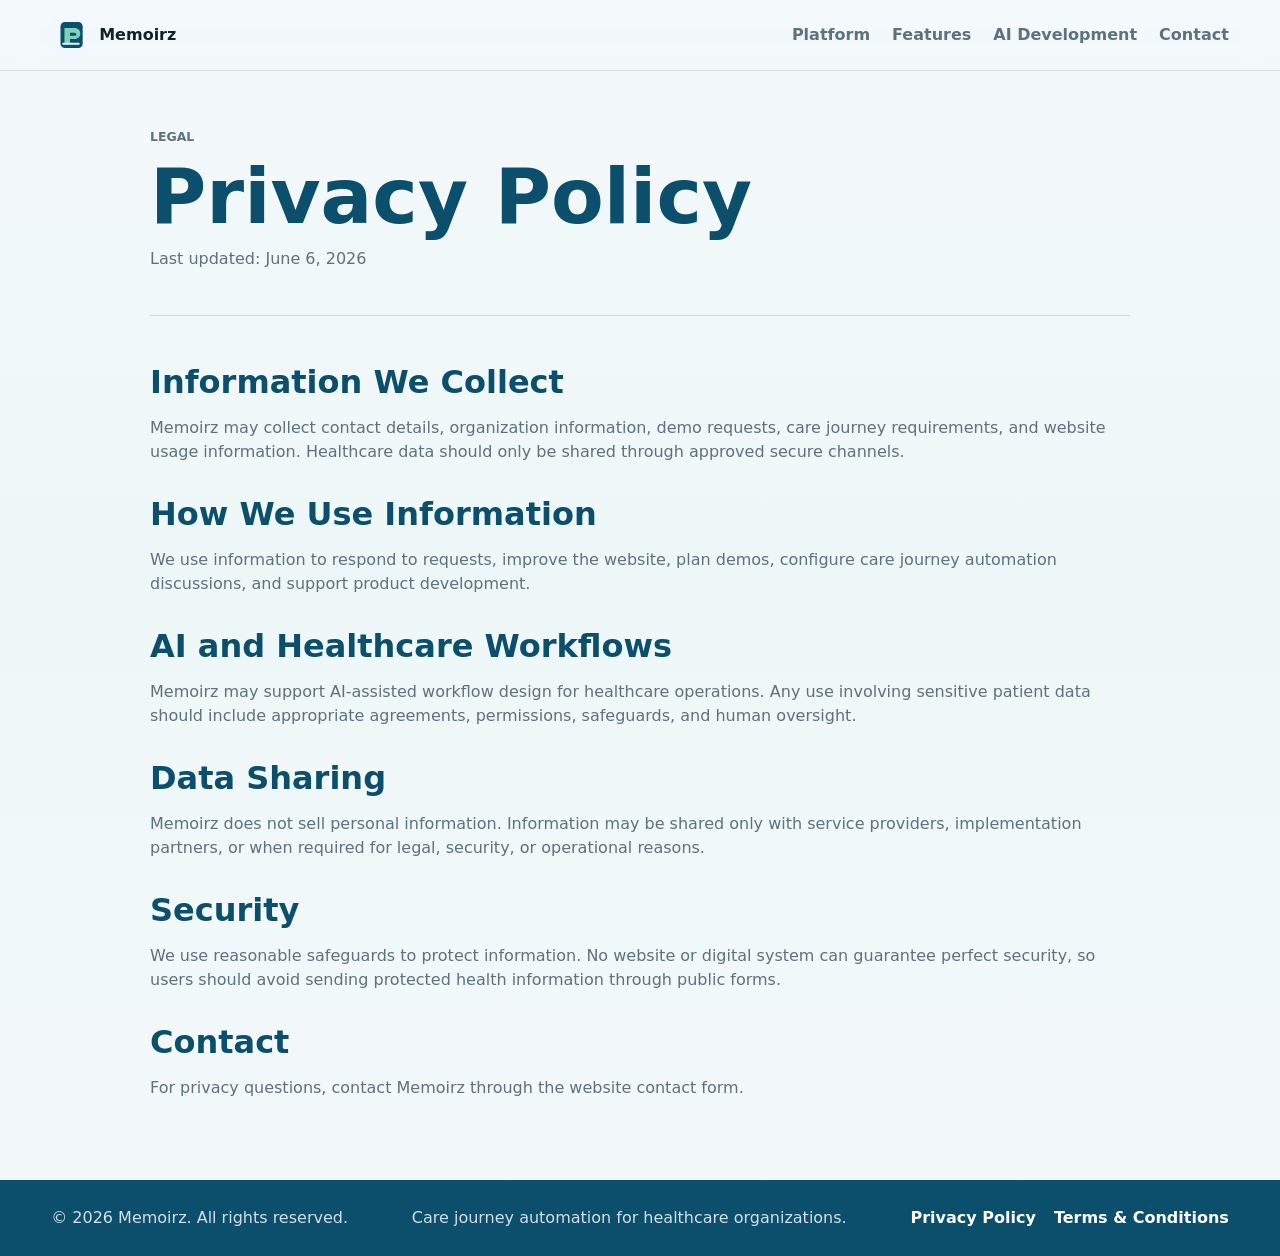
<file: privacy.html>
<!DOCTYPE html>
<html lang="en">
<head>
  <meta charset="UTF-8">
  <meta name="viewport" content="width=device-width, initial-scale=1.0">
  <title>Privacy Policy | Memoirz</title>
  <meta name="description" content="Privacy Policy for Memoirz care journey automation website.">
  <link rel="stylesheet" href="styles.css">
</head>
<body>
  <header class="site-header">
    <a class="brand" href="index.html#top" aria-label="Memoirz home">
      <img src="logo.svg" alt="" aria-hidden="true">
      <span>Memoirz</span>
    </a>
    <nav class="nav-links" aria-label="Main navigation">
      <a href="index.html#platform">Platform</a>
      <a href="index.html#features">Features</a>
      <a href="index.html#ai-development">AI Development</a>
      <a href="index.html#contact">Contact</a>
    </nav>
  </header>

  <main class="legal-page">
    <section class="legal-hero">
      <p class="eyebrow">Legal</p>
      <h1>Privacy Policy</h1>
      <p>Last updated: June 6, 2026</p>
    </section>

    <section class="legal-content">
      <h2>Information We Collect</h2>
      <p>Memoirz may collect contact details, organization information, demo requests, care journey requirements, and website usage information. Healthcare data should only be shared through approved secure channels.</p>

      <h2>How We Use Information</h2>
      <p>We use information to respond to requests, improve the website, plan demos, configure care journey automation discussions, and support product development.</p>

      <h2>AI and Healthcare Workflows</h2>
      <p>Memoirz may support AI-assisted workflow design for healthcare operations. Any use involving sensitive patient data should include appropriate agreements, permissions, safeguards, and human oversight.</p>

      <h2>Data Sharing</h2>
      <p>Memoirz does not sell personal information. Information may be shared only with service providers, implementation partners, or when required for legal, security, or operational reasons.</p>

      <h2>Security</h2>
      <p>We use reasonable safeguards to protect information. No website or digital system can guarantee perfect security, so users should avoid sending protected health information through public forms.</p>

      <h2>Contact</h2>
      <p>For privacy questions, contact Memoirz through the website contact form.</p>
    </section>
  </main>

  <footer class="site-footer">
    <span>&copy; 2026 Memoirz. All rights reserved.</span>
    <span>Care journey automation for healthcare organizations.</span>
    <nav class="footer-links" aria-label="Footer navigation">
      <a href="privacy.html">Privacy Policy</a>
      <a href="terms.html">Terms &amp; Conditions</a>
    </nav>
  </footer>
</body>
</html>
</file>
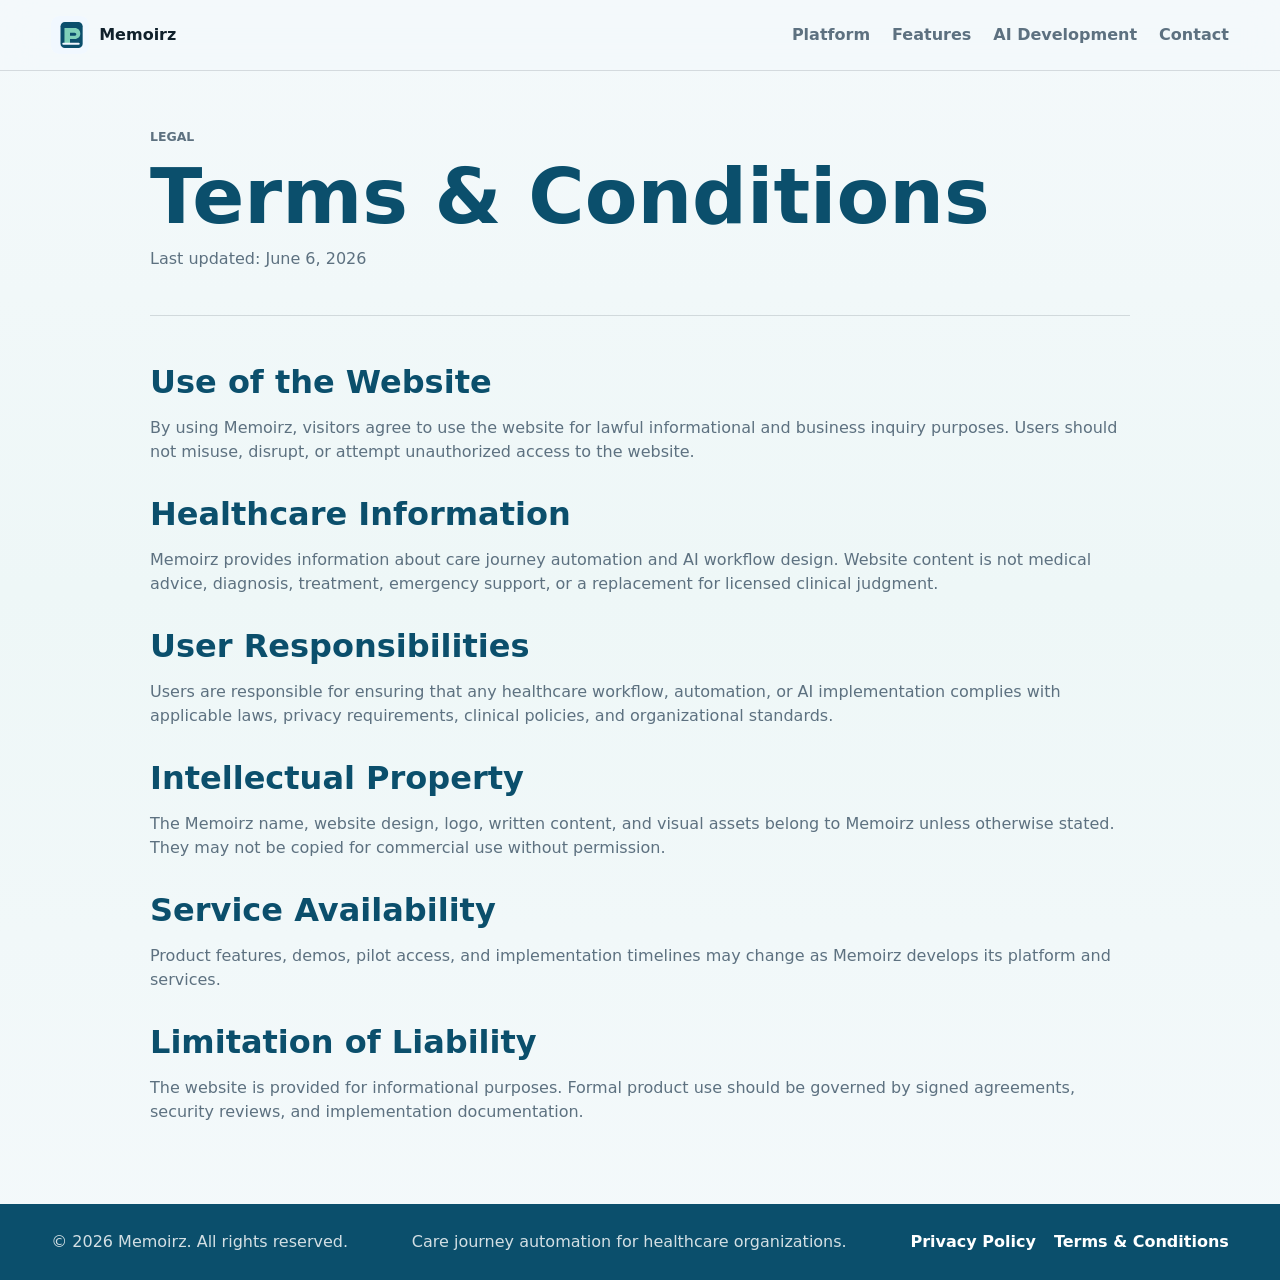
<file: terms.html>
<!DOCTYPE html>
<html lang="en">
<head>
  <meta charset="UTF-8">
  <meta name="viewport" content="width=device-width, initial-scale=1.0">
  <title>Terms &amp; Conditions | Memoirz</title>
  <meta name="description" content="Terms and Conditions for Memoirz care journey automation website.">
  <link rel="stylesheet" href="styles.css">
</head>
<body>
  <header class="site-header">
    <a class="brand" href="index.html#top" aria-label="Memoirz home">
      <img src="logo.svg" alt="" aria-hidden="true">
      <span>Memoirz</span>
    </a>
    <nav class="nav-links" aria-label="Main navigation">
      <a href="index.html#platform">Platform</a>
      <a href="index.html#features">Features</a>
      <a href="index.html#ai-development">AI Development</a>
      <a href="index.html#contact">Contact</a>
    </nav>
  </header>

  <main class="legal-page">
    <section class="legal-hero">
      <p class="eyebrow">Legal</p>
      <h1>Terms &amp; Conditions</h1>
      <p>Last updated: June 6, 2026</p>
    </section>

    <section class="legal-content">
      <h2>Use of the Website</h2>
      <p>By using Memoirz, visitors agree to use the website for lawful informational and business inquiry purposes. Users should not misuse, disrupt, or attempt unauthorized access to the website.</p>

      <h2>Healthcare Information</h2>
      <p>Memoirz provides information about care journey automation and AI workflow design. Website content is not medical advice, diagnosis, treatment, emergency support, or a replacement for licensed clinical judgment.</p>

      <h2>User Responsibilities</h2>
      <p>Users are responsible for ensuring that any healthcare workflow, automation, or AI implementation complies with applicable laws, privacy requirements, clinical policies, and organizational standards.</p>

      <h2>Intellectual Property</h2>
      <p>The Memoirz name, website design, logo, written content, and visual assets belong to Memoirz unless otherwise stated. They may not be copied for commercial use without permission.</p>

      <h2>Service Availability</h2>
      <p>Product features, demos, pilot access, and implementation timelines may change as Memoirz develops its platform and services.</p>

      <h2>Limitation of Liability</h2>
      <p>The website is provided for informational purposes. Formal product use should be governed by signed agreements, security reviews, and implementation documentation.</p>
    </section>
  </main>

  <footer class="site-footer">
    <span>&copy; 2026 Memoirz. All rights reserved.</span>
    <span>Care journey automation for healthcare organizations.</span>
    <nav class="footer-links" aria-label="Footer navigation">
      <a href="privacy.html">Privacy Policy</a>
      <a href="terms.html">Terms &amp; Conditions</a>
    </nav>
  </footer>
</body>
</html>
</file>
<file: styles.css>
:root {
  --ink: #10212b;
  --muted: #5d7180;
  --paper: #f4f9fb;
  --panel: #ffffff;
  --soft: #e7f4f5;
  --line: rgba(16, 33, 43, 0.14);
  --teal: #0b6b78;
  --blue: #0b4f6c;
  --mint: #7fd1b9;
  --gold: #f0b84f;
  --white: #ffffff;
  --shadow: 0 24px 60px rgba(12, 55, 68, 0.16);
}

* {
  box-sizing: border-box;
}

html {
  scroll-behavior: smooth;
}

body {
  margin: 0;
  color: var(--ink);
  background:
    linear-gradient(180deg, #f4f9fb 0%, #eef7f7 46%, #f4f9fb 100%);
  font-family: Inter, ui-sans-serif, system-ui, -apple-system, BlinkMacSystemFont, "Segoe UI", sans-serif;
  line-height: 1.5;
}

a {
  color: inherit;
  text-decoration: none;
}

button,
input {
  font: inherit;
}

.site-header {
  position: fixed;
  inset: 0 0 auto;
  z-index: 10;
  display: flex;
  align-items: center;
  justify-content: space-between;
  gap: 22px;
  padding: 16px clamp(18px, 4vw, 56px);
  background: rgba(244, 249, 251, 0.92);
  border-bottom: 1px solid var(--line);
  backdrop-filter: blur(16px);
}

.brand {
  display: inline-flex;
  align-items: center;
  gap: 10px;
  font-weight: 900;
}

.brand img {
  width: 38px;
  height: 38px;
  border-radius: 8px;
}

.nav-links {
  display: flex;
  gap: 22px;
  color: var(--muted);
  font-weight: 750;
}

.hero {
  display: grid;
  grid-template-columns: minmax(0, 1.08fr) minmax(320px, 0.92fr);
  gap: clamp(28px, 6vw, 72px);
  align-items: center;
  min-height: 92vh;
  padding: 120px clamp(18px, 4vw, 56px) 64px;
  background:
    linear-gradient(135deg, rgba(11, 79, 108, 0.94), rgba(11, 107, 120, 0.78)),
    radial-gradient(circle at 82% 12%, rgba(127, 209, 185, 0.75), transparent 24rem);
  color: var(--white);
}

.hero-copy {
  max-width: 760px;
}

.hero-inline-image {
  width: min(100%, 520px);
  margin: 16px 0 22px;
  padding: 12px;
  background: rgba(255, 255, 255, 0.1);
  border: 1px solid rgba(255, 255, 255, 0.16);
  border-radius: 18px;
  backdrop-filter: blur(8px);
  box-shadow: 0 20px 48px rgba(0, 0, 0, 0.16);
}

.hero-inline-image img {
  display: block;
  width: 100%;
  height: auto;
  object-fit: contain;
  border-radius: 12px;
}

.eyebrow {
  margin: 0 0 14px;
  color: var(--gold);
  font-size: 0.78rem;
  font-weight: 900;
  letter-spacing: 0;
  text-transform: uppercase;
}

h1,
h2,
h3,
p {
  margin-top: 0;
}

h1 {
  margin-bottom: 20px;
  font-size: clamp(3.2rem, 7vw, 7rem);
  line-height: 0.94;
}

h1 span {
  display: block;
}

h1 span:nth-child(2) {
  color: var(--mint);
}

h2 {
  font-size: clamp(2rem, 4.5vw, 4.2rem);
  line-height: 1;
}

.hero p:not(.eyebrow) {
  max-width: 690px;
  color: rgba(255, 255, 255, 0.88);
  font-size: clamp(1.08rem, 2vw, 1.35rem);
}

.hero-actions {
  display: flex;
  gap: 12px;
  flex-wrap: wrap;
  margin-top: 28px;
}

.button {
  display: inline-flex;
  min-height: 46px;
  align-items: center;
  justify-content: center;
  padding: 12px 18px;
  border: 0;
  border-radius: 8px;
  font-weight: 900;
  cursor: pointer;
}

.button.primary {
  color: var(--blue);
  background: var(--mint);
}

.button.secondary {
  color: var(--white);
  background: rgba(255, 255, 255, 0.14);
  border: 1px solid rgba(255, 255, 255, 0.34);
}

.journey-panel,
.contact-form,
.platform-grid article,
.feature-list div,
.journey-grid article {
  background: var(--panel);
  border: 1px solid var(--line);
  border-radius: 8px;
  box-shadow: var(--shadow);
}

.journey-panel {
  padding: 12px;
  color: var(--ink);
}

.journey-panel img {
  display: block;
  width: 100%;
  height: auto;
  border-radius: 8px;
}

.gallery-section {
  position: relative;
}

.gallery-section::before {
  content: "";
  position: absolute;
  inset: 18% -8px auto;
  height: 240px;
  background: radial-gradient(circle at 50% 50%, rgba(11, 107, 120, 0.12), transparent 68%);
  pointer-events: none;
}

.image-grid {
  position: relative;
  display: grid;
  grid-template-columns: repeat(12, minmax(0, 1fr));
  gap: 18px;
}

.image-card {
  display: grid;
  margin: 0;
  overflow: hidden;
  place-items: center;
  background: var(--panel);
  border: 1px solid var(--line);
  border-radius: 18px;
  box-shadow: var(--shadow);
}

.image-card-large {
  grid-column: span 7;
}

.image-card:nth-child(2) {
  grid-column: span 5;
}

.image-card:nth-child(3),
.image-card:nth-child(4) {
  grid-column: span 6;
}

.image-card img {
  display: block;
  width: 100%;
  height: 100%;
  object-fit: contain;
  object-position: center;
  background: linear-gradient(180deg, rgba(11, 79, 108, 0.04), rgba(11, 107, 120, 0.08));
  aspect-ratio: 16 / 10;
}

.image-card-large img {
  aspect-ratio: 16 / 11;
}

.image-card figcaption {
  padding: 14px 16px 16px;
  color: var(--muted);
  font-size: 0.95rem;
  font-weight: 750;
  letter-spacing: 0.01em;
}

.journey-panel span,
.section-heading p,
.platform-grid p,
.feature-list span,
.journey-grid p,
.outcomes-section p,
.outcomes-section li,
.contact-section p {
  color: var(--muted);
}

.hero-copy p:not(.eyebrow),
.section-heading p:not(.eyebrow),
.outcomes-copy p,
.contact-copy p {
  text-align: justify;
}

.metrics {
  display: grid;
  grid-template-columns: repeat(4, minmax(0, 1fr));
  gap: 1px;
  background: var(--line);
}

.metrics div {
  padding: 28px clamp(18px, 3vw, 42px);
  background: var(--white);
}

.metrics strong {
  display: block;
  color: var(--teal);
  font-size: clamp(1.8rem, 4vw, 3.3rem);
  line-height: 1;
}

.metrics span {
  color: var(--muted);
  font-weight: 800;
}

.section,
.features-section,
.ai-development-section,
.intersection-section,
.journey-section,
.outcomes-section,
.contact-section {
  width: min(1180px, calc(100% - 36px));
  margin: 0 auto;
  padding: clamp(64px, 9vw, 112px) 0;
}

.section-heading {
  max-width: 800px;
  margin-bottom: 32px;
}

.centered-heading {
  margin-right: auto;
  margin-left: auto;
  text-align: center;
}

.centered-heading p {
  text-align: center;
}

.platform-grid,
.ai-development-grid,
.intersection-grid,
.feature-list,
.journey-grid {
  display: grid;
  gap: 18px;
}

.platform-grid {
  grid-template-columns: repeat(4, minmax(0, 1fr));
}

.ai-development-grid {
  grid-template-columns: repeat(4, minmax(0, 1fr));
}

.feature-list {
  grid-template-columns: repeat(3, minmax(0, 1fr));
}

.journey-grid {
  grid-template-columns: repeat(3, minmax(0, 1fr));
}

.intersection-grid {
  grid-template-columns: repeat(2, minmax(0, 1fr));
}

.platform-grid article,
.ai-development-grid article,
.intersection-grid article,
.feature-list div,
.journey-grid article {
  display: flex;
  min-height: 100%;
  flex-direction: column;
  padding: 24px;
}

.platform-grid span {
  display: inline-grid;
  width: 42px;
  height: 42px;
  margin-bottom: 18px;
  place-items: center;
  color: var(--white);
  background: var(--blue);
  border-radius: 8px;
  font-weight: 900;
}

.card-media {
  display: grid;
  place-items: center;
  margin: 0 0 18px;
  padding: 12px;
  min-height: 180px;
  background: linear-gradient(180deg, rgba(11, 79, 108, 0.05), rgba(127, 209, 185, 0.14));
  border-radius: 14px;
  overflow: hidden;
}

.card-media img {
  display: block;
  width: 100%;
  height: 100%;
  max-height: 156px;
  object-fit: contain;
  object-position: center;
}

.card-media-svg {
  padding: 18px;
  background: linear-gradient(180deg, rgba(11, 79, 108, 0.08), rgba(11, 107, 120, 0.14));
}

.feature-list strong {
  display: block;
  margin-bottom: 8px;
  color: var(--blue);
}

.ai-development-section {
  width: 100%;
  max-width: none;
  padding-right: clamp(18px, 4vw, 56px);
  padding-left: clamp(18px, 4vw, 56px);
  color: var(--white);
  background:
    linear-gradient(135deg, rgba(11, 79, 108, 0.96), rgba(11, 107, 120, 0.9)),
    radial-gradient(circle at 88% 16%, rgba(127, 209, 185, 0.36), transparent 24rem);
}

.ai-development-section > * {
  width: min(1180px, 100%);
  margin-right: auto;
  margin-left: auto;
}

.ai-development-section .section-heading p:not(.eyebrow),
.ai-development-grid p {
  color: rgba(255, 255, 255, 0.78);
}

.ai-development-grid article {
  background: rgba(255, 255, 255, 0.12);
  border-color: rgba(255, 255, 255, 0.2);
  box-shadow: none;
}

.ai-development-grid span {
  display: inline-grid;
  width: 42px;
  height: 42px;
  margin-bottom: 18px;
  place-items: center;
  color: var(--blue);
  background: var(--mint);
  border-radius: 8px;
  font-weight: 900;
}

.intersection-section {
  background: var(--paper);
}

.intersection-grid article {
  background: var(--panel);
  border: 1px solid var(--line);
  border-radius: 8px;
  box-shadow: var(--shadow);
}

.intersection-grid span {
  display: inline-flex;
  width: fit-content;
  margin-bottom: 16px;
  padding: 8px 10px;
  color: var(--blue);
  background: var(--soft);
  border-radius: 8px;
  font-size: 0.78rem;
  font-weight: 900;
  text-transform: uppercase;
}

.intersection-grid p {
  color: var(--muted);
}

.intersection-note {
  display: grid;
  gap: 8px;
  margin-top: 18px;
  padding: 22px;
  color: var(--white);
  background: var(--blue);
  border-radius: 8px;
  box-shadow: var(--shadow);
}

.intersection-note p {
  margin-bottom: 0;
  color: rgba(255, 255, 255, 0.82);
}

.features-section,
.outcomes-section {
  border-top: 1px solid var(--line);
  border-bottom: 1px solid var(--line);
}

.features-section {
  width: 100%;
  max-width: none;
  padding-right: clamp(18px, 4vw, 56px);
  padding-left: clamp(18px, 4vw, 56px);
  background: var(--soft);
}

.features-section > * {
  width: min(1180px, 100%);
  margin-right: auto;
  margin-left: auto;
}

.journey-section {
  padding-top: clamp(64px, 8vw, 96px);
}

.outcomes-section,
.contact-section {
  display: grid;
  grid-template-columns: 0.9fr 1.1fr;
  gap: clamp(28px, 6vw, 72px);
  align-items: start;
}

.outcomes-copy,
.contact-copy {
  padding: 28px;
  background: var(--panel);
  border: 1px solid var(--line);
  border-radius: 8px;
  box-shadow: var(--shadow);
}

.outcomes-section ul {
  display: grid;
  gap: 12px;
  margin: 0;
  padding: 24px;
  background: var(--blue);
  border-radius: 8px;
  list-style-position: inside;
  box-shadow: var(--shadow);
}

.outcomes-section li {
  color: rgba(255, 255, 255, 0.88);
  font-weight: 800;
}

.contact-form {
  display: grid;
  gap: 14px;
  padding: 24px;
}

.contact-form label {
  display: grid;
  gap: 7px;
  color: var(--muted);
  font-weight: 850;
}

.contact-form input {
  width: 100%;
  min-height: 48px;
  padding: 12px;
  color: var(--ink);
  background: var(--soft);
  border: 1px solid var(--line);
  border-radius: 8px;
}

.contact-form .button {
  width: 100%;
}

.form-note {
  min-height: 24px;
  margin: 0;
  color: var(--teal);
  font-weight: 900;
}

.site-footer {
  display: flex;
  align-items: center;
  justify-content: space-between;
  gap: 18px;
  flex-wrap: wrap;
  padding: 26px clamp(18px, 4vw, 56px);
  color: rgba(255, 255, 255, 0.82);
  background: var(--blue);
}

.footer-links {
  display: flex;
  gap: 18px;
  flex-wrap: wrap;
}

.footer-links a {
  color: var(--white);
  font-weight: 900;
}

.legal-page {
  width: min(980px, calc(100% - 36px));
  margin: 0 auto;
  padding: 128px 0 80px;
}

.legal-hero {
  padding-bottom: 28px;
  border-bottom: 1px solid var(--line);
}

.legal-hero h1 {
  margin-bottom: 14px;
  color: var(--blue);
  font-size: clamp(2.7rem, 6vw, 5.6rem);
}

.legal-hero p,
.legal-content p {
  color: var(--muted);
}

.legal-content {
  display: grid;
  gap: 18px;
  padding-top: 34px;
}

.legal-content h2 {
  margin: 16px 0 0;
  color: var(--blue);
  font-size: clamp(1.45rem, 2.5vw, 2.1rem);
}

.legal-content p {
  margin-bottom: 0;
}

@media (max-width: 900px) {
  .nav-links {
    display: none;
  }

  .hero,
  .outcomes-section,
  .contact-section,
  .platform-grid,
  .ai-development-grid,
  .intersection-grid,
  .metrics,
  .feature-list,
  .journey-grid,
  .image-grid {
    grid-template-columns: 1fr;
  }

  .image-card,
  .image-card-large,
  .image-card:nth-child(2),
  .image-card:nth-child(3),
  .image-card:nth-child(4) {
    grid-column: auto;
  }

  .image-card-large img,
  .image-card img {
    aspect-ratio: 16 / 10;
  }

  .card-media {
    min-height: 160px;
  }

  .card-media img {
    max-height: 136px;
  }
}

@media (max-width: 620px) {
  .image-grid {
    gap: 14px;
  }

  .image-card {
    border-radius: 14px;
  }

  .image-card img {
    aspect-ratio: 4 / 3;
  }

  .image-card figcaption {
    padding: 12px 14px 14px;
  }
}

@media (max-width: 620px) {
  .hero {
    min-height: auto;
    padding: 104px 16px 44px;
  }

  .hero-inline-image {
    width: 100%;
    margin: 14px 0 20px;
    padding: 10px;
  }

  .hero-actions .button {
    width: 100%;
  }

  .card-media {
    min-height: 140px;
  }

  .card-media img {
    max-height: 120px;
  }
}
</file>
